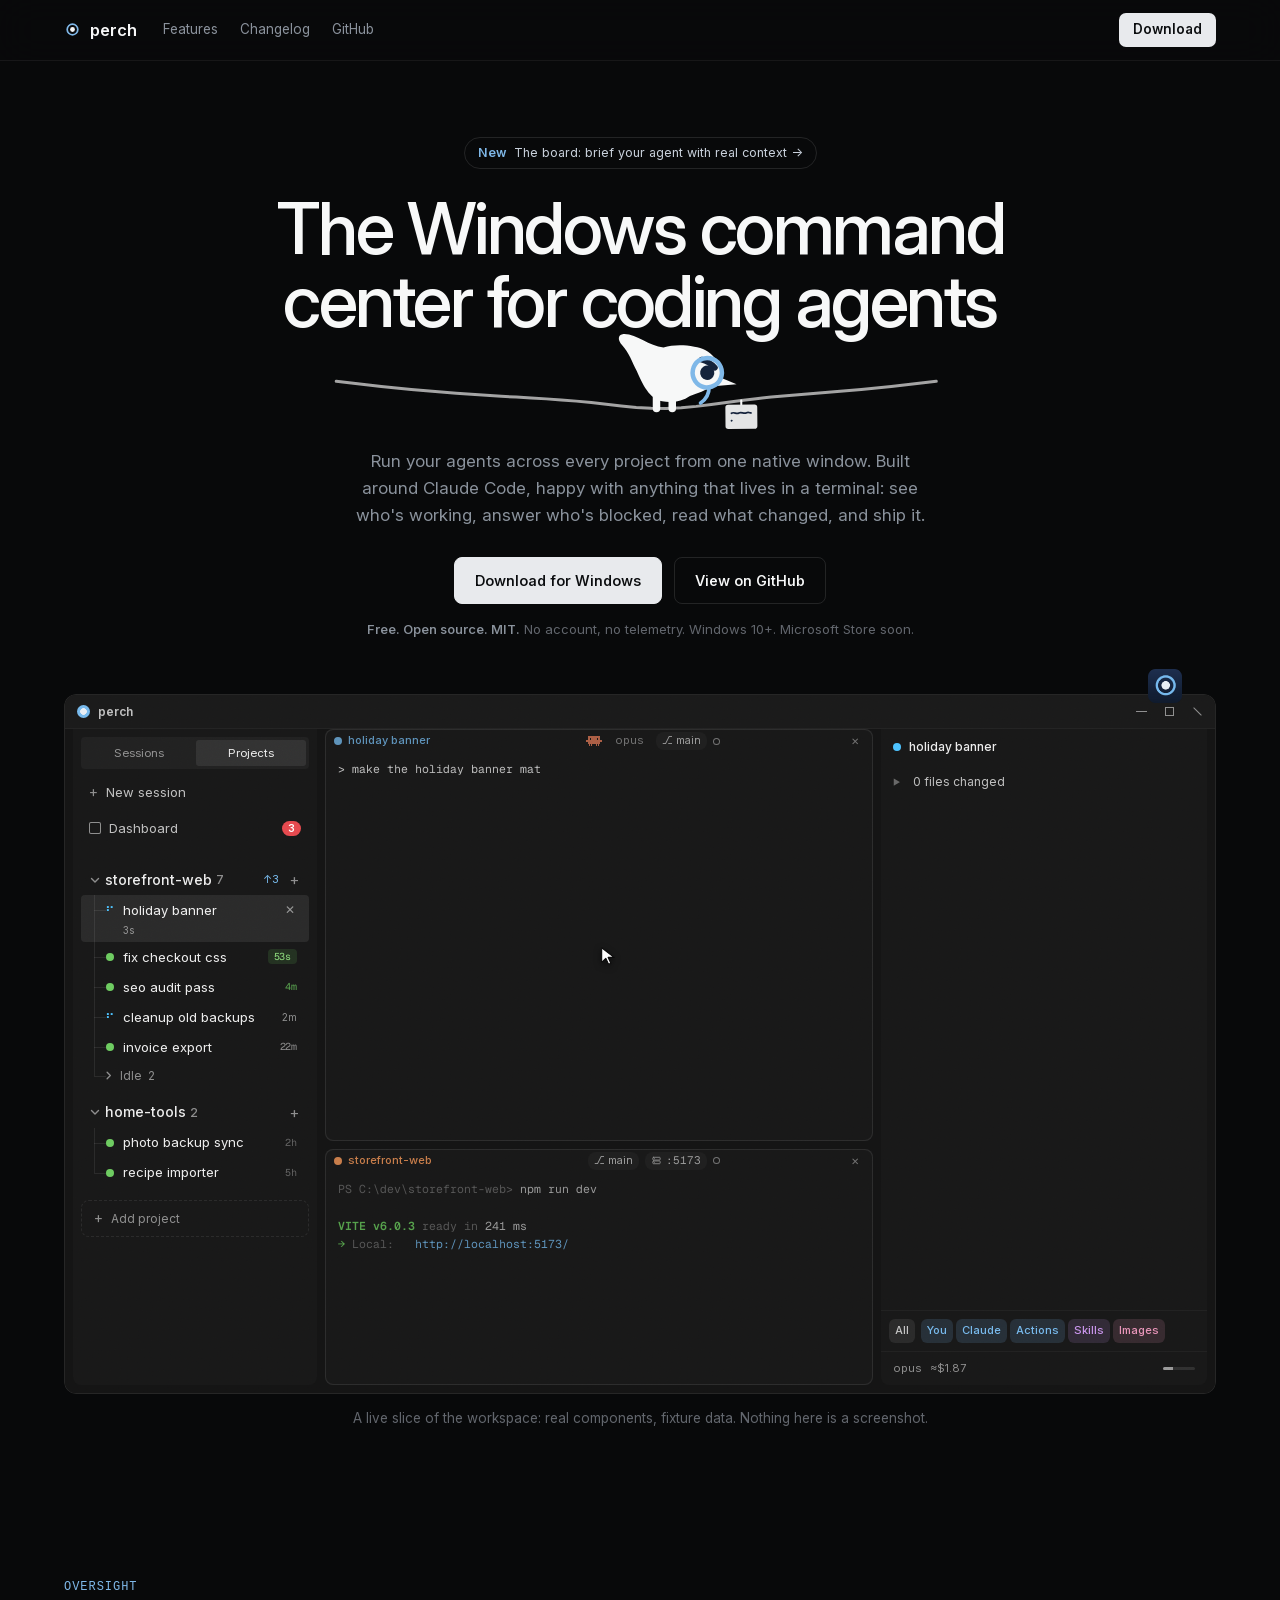
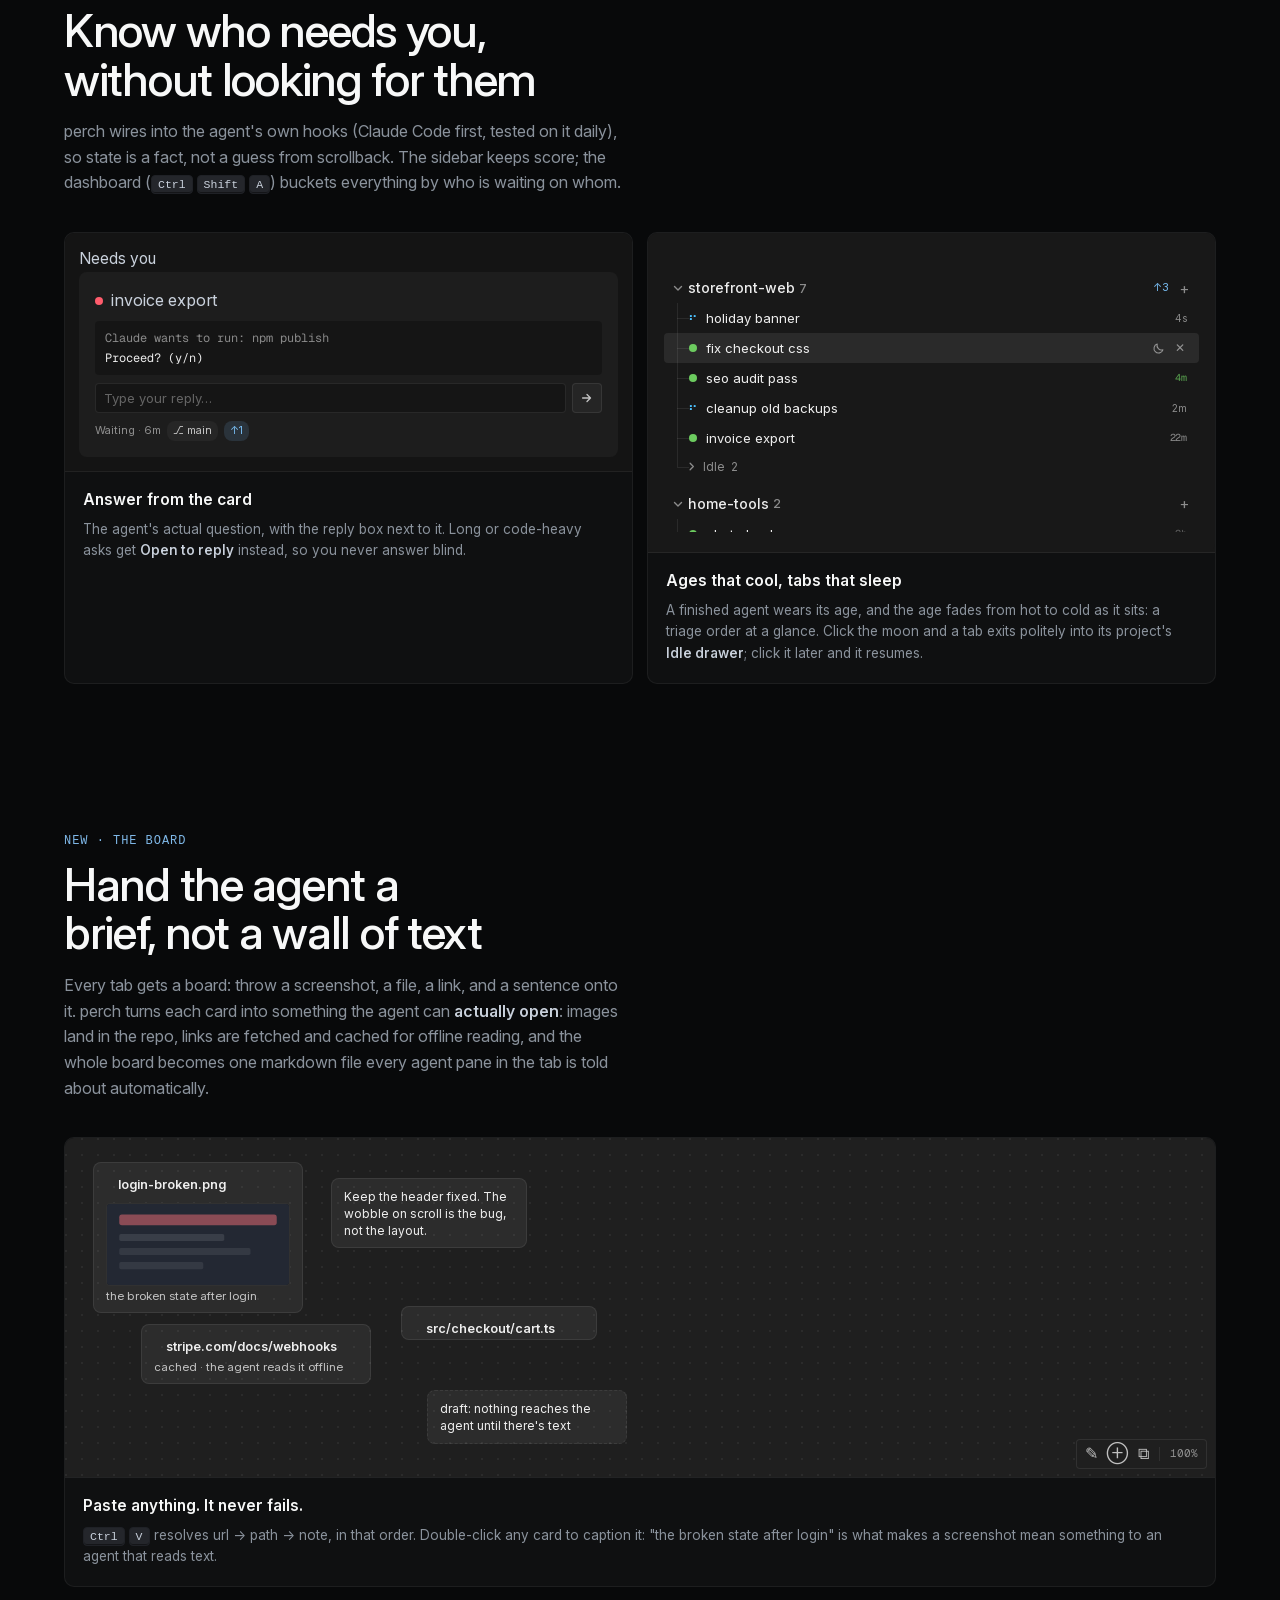
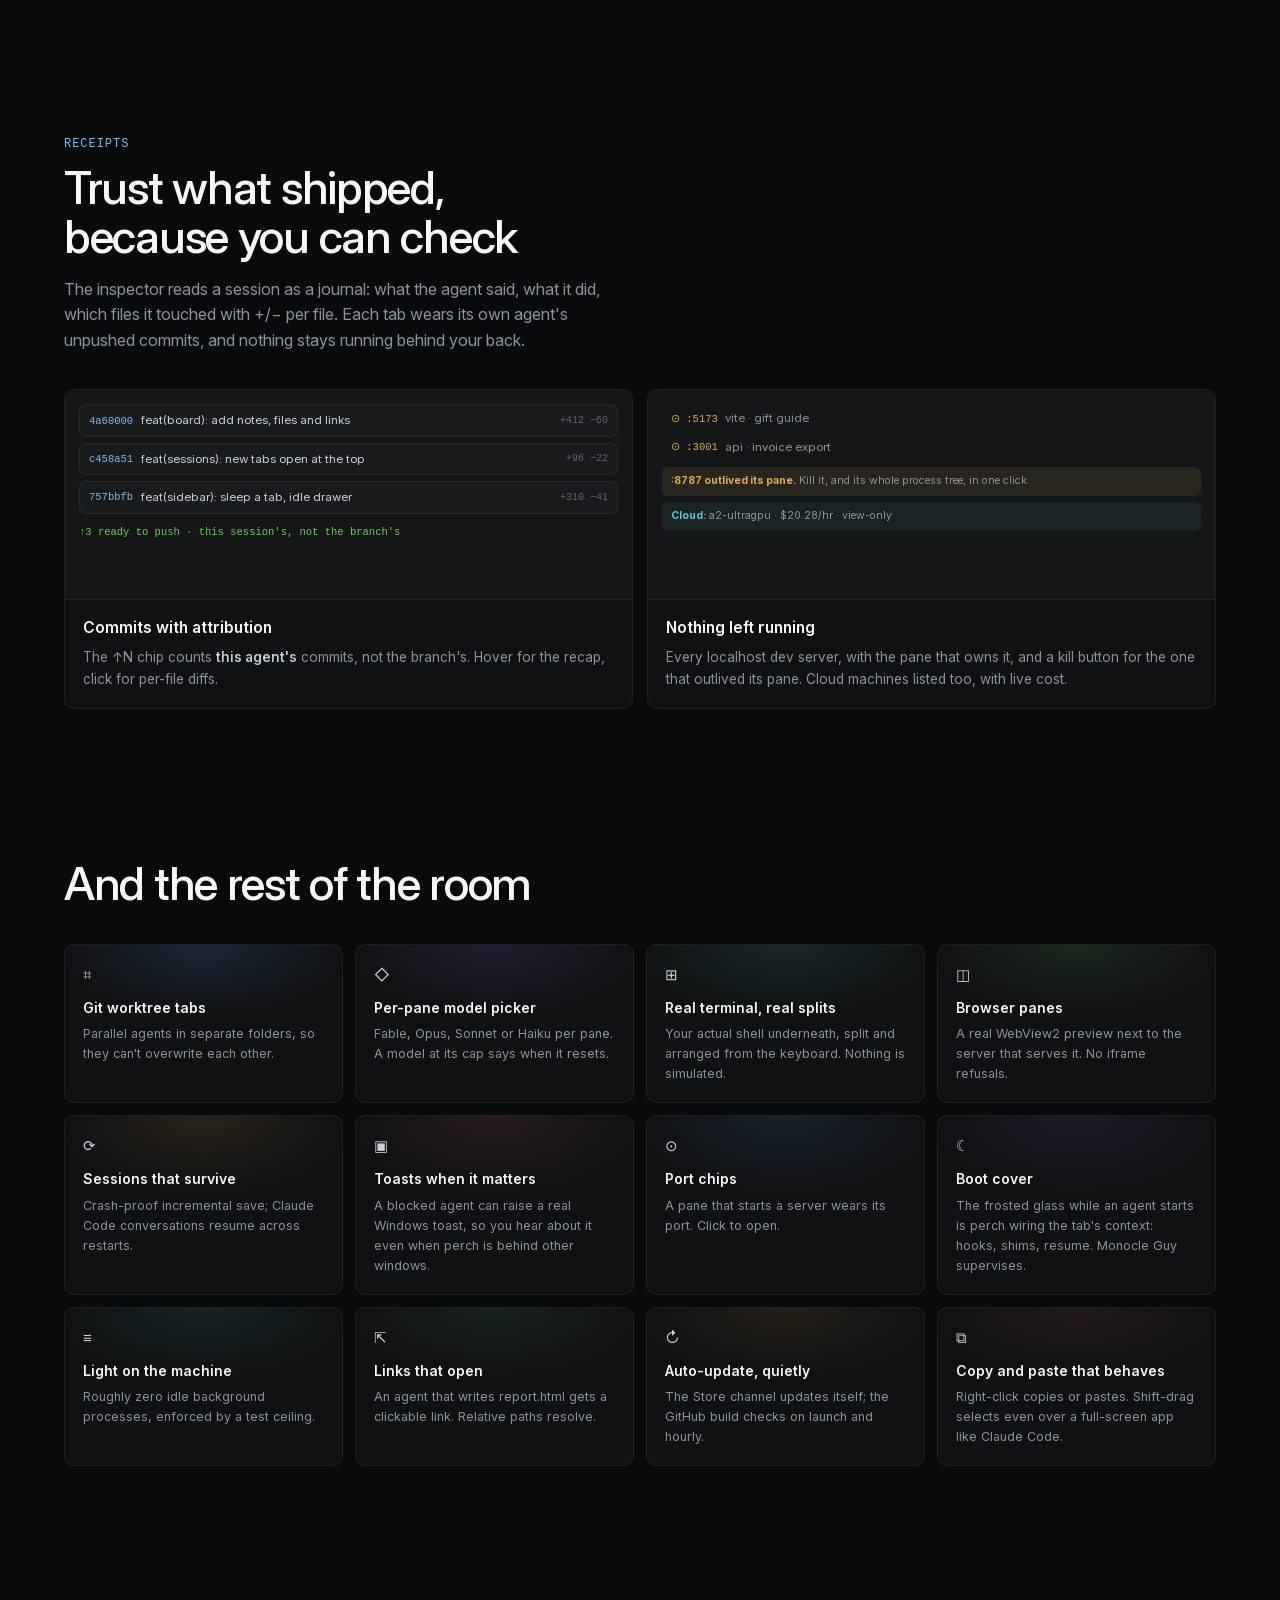
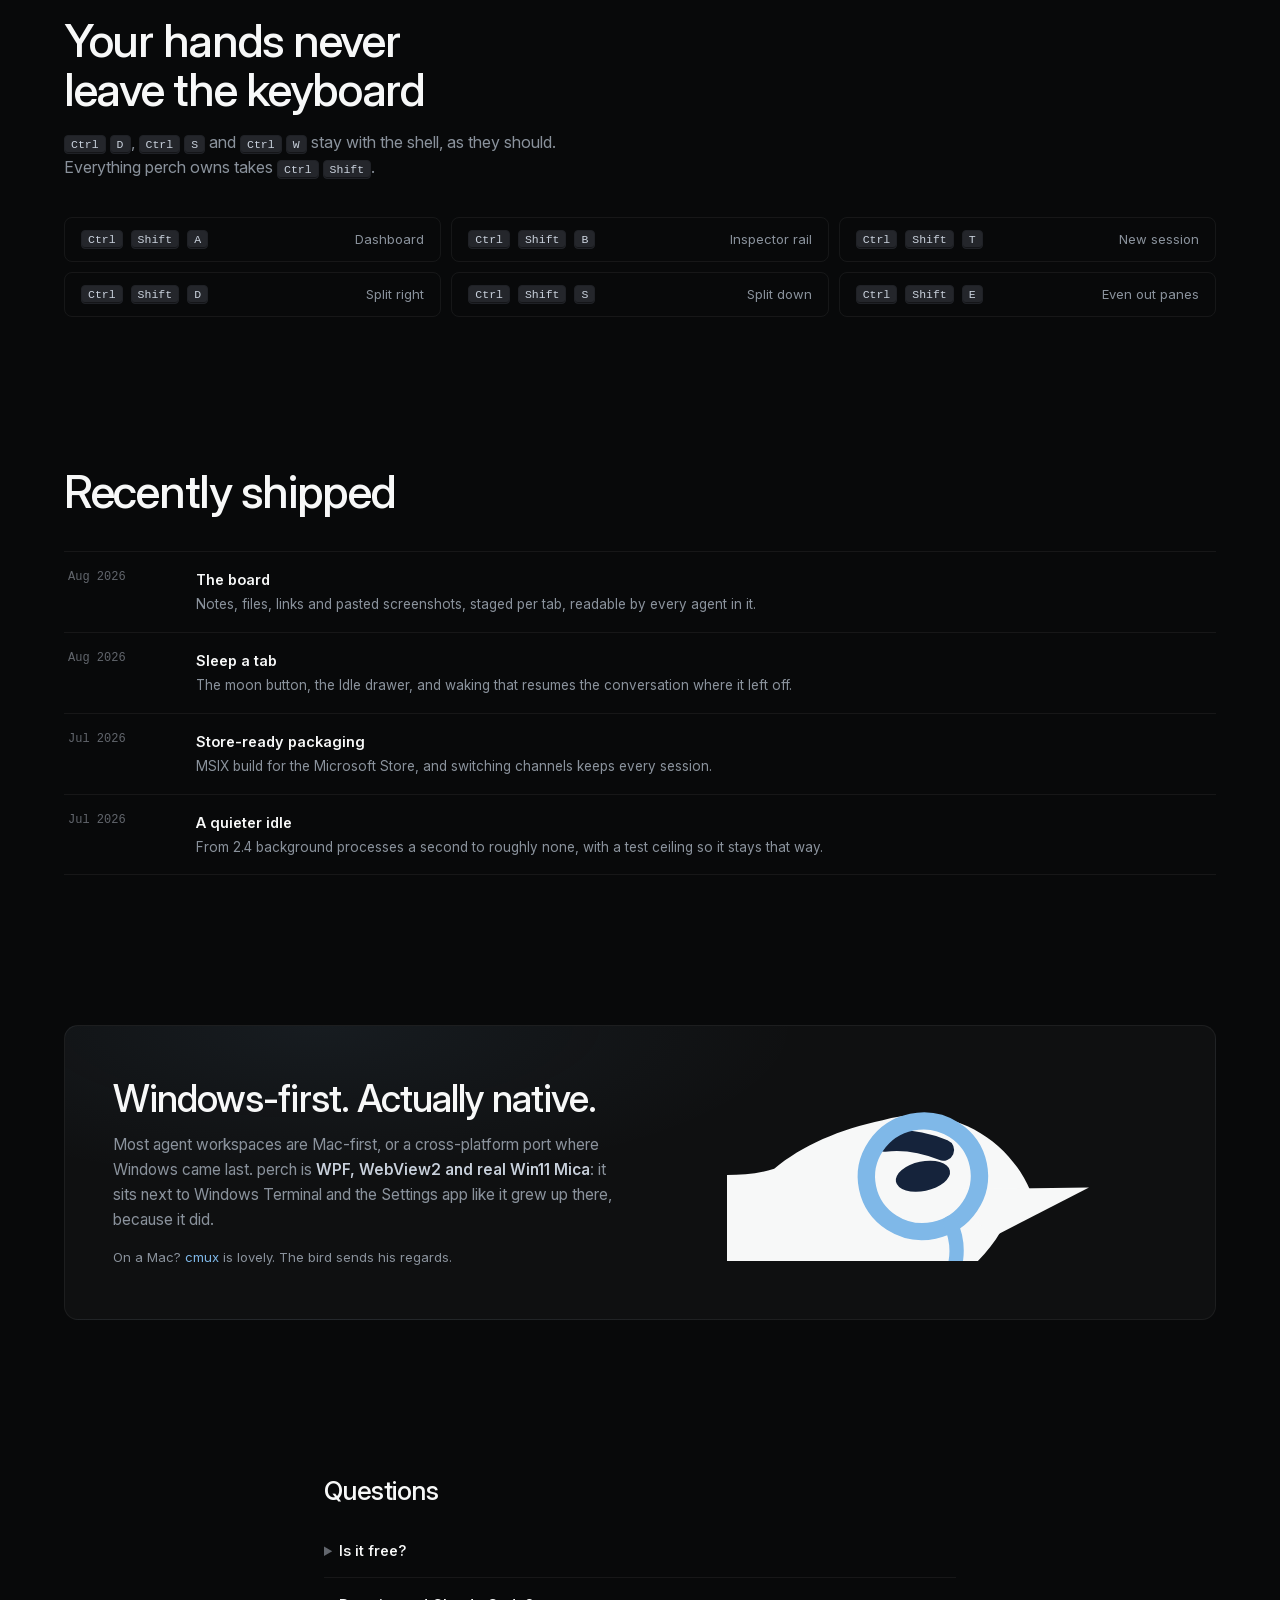
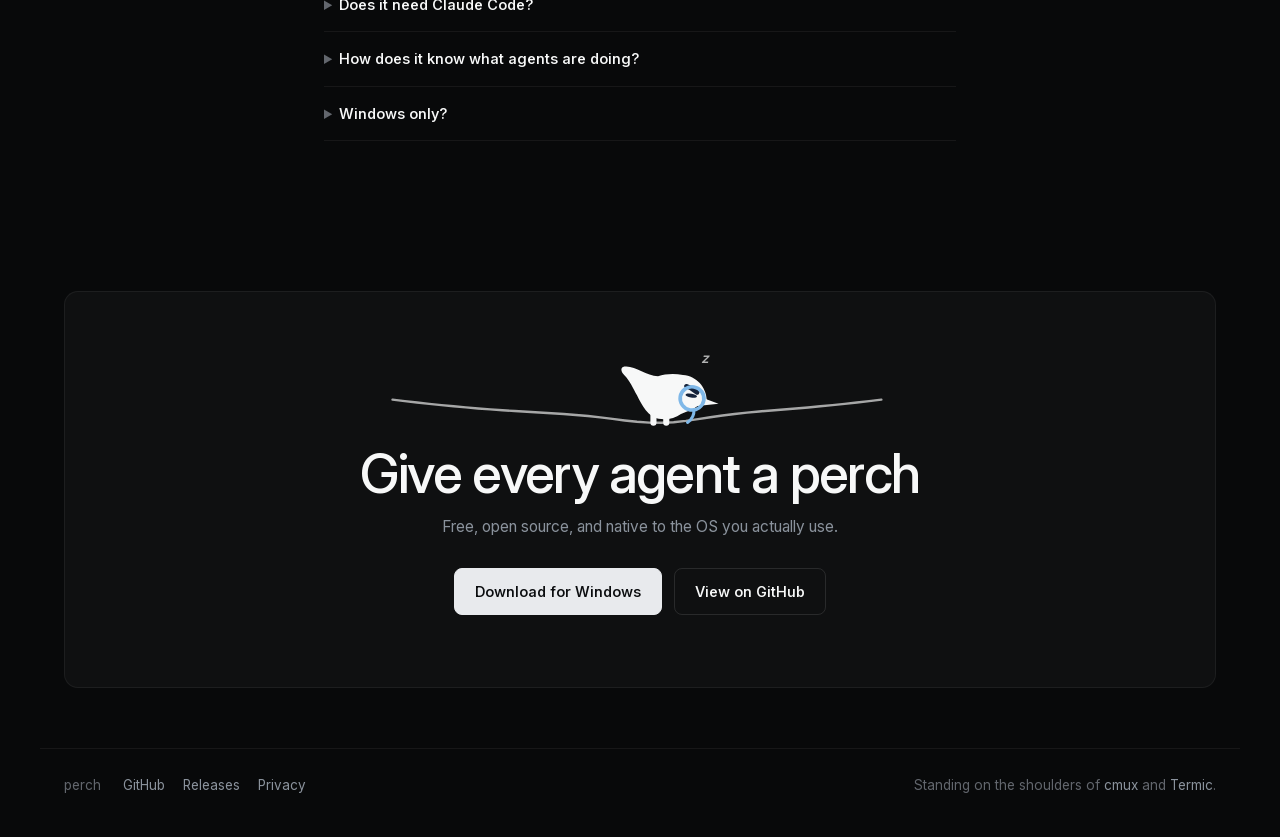
<file: index.html>
<!doctype html>
<html lang="en">
<head>
  <meta charset="utf-8" />
  <meta name="viewport" content="width=device-width, initial-scale=1" />
  <title>perch: the Windows command center for coding agents</title>
  <meta name="description" content="perch runs your coding agents (Claude Code first) across every project from one native Windows window: live state in the sidebar, a board for the brief, a journal of what changed, and a real terminal when you want your hands on it. Free and open source." />
  <link rel="canonical" href="https://buildwithperch.com/" />
  <meta property="og:title" content="perch: the Windows command center for coding agents" />
  <meta property="og:description" content="See who's working, answer who's blocked, read what changed, and ship it. Built Windows-first, native WPF + Win11 Mica." />
  <meta property="og:image" content="https://buildwithperch.com/media/workspace.png" />
  <meta property="og:url" content="https://buildwithperch.com/" />
  <meta property="og:type" content="website" />
  <meta name="twitter:card" content="summary_large_image" />
  <meta name="twitter:title" content="perch: the Windows command center for coding agents" />
  <meta name="twitter:description" content="See who's working, answer who's blocked, read what changed, and ship it. Built Windows-first." />
  <meta name="twitter:image" content="https://buildwithperch.com/media/workspace.png" />
  <link rel="icon" type="image/png" href="./perch-glyph.png" />
  <link rel="stylesheet" href="./app.css" />
</head>
<body>

<header class="nav">
  <div class="nav__in">
    <a class="nav__brand" href="./">
      <svg width="17" height="17" viewBox="0 0 24 24" aria-hidden="true">
        <circle cx="12" cy="12" r="7.5" fill="none" stroke="#7fb8e8" stroke-width="2.4"/>
        <circle cx="12" cy="12" r="3.4" fill="#f7f8f8"/>
      </svg>
      perch
    </a>
    <nav class="nav__links">
      <a href="#board">Features</a>
      <a href="#shipped">Changelog</a>
      <a href="https://github.com/JosephIris/perch-releases">GitHub</a>
    </nav>
    <div class="nav__cta">
      <a class="nav__get" href="#get">Download</a>
    </div>
  </div>
</header>

<main>

  <!-- ================= hero ================= -->
  <section class="hero">
    <a class="hero__chip" href="#board"><b>New</b> The board: brief your agent with real context →</a>
    <h1>The Windows command center for coding&nbsp;agents</h1>
    <!-- the rig: walks in, perches, takes notes, nods off. Click replays. -->
    <div class="hero__wire" id="rig-hero" title="Replay the routine"
         aria-label="Monocle Guy, the perch mascot, perched on a wire beneath the title"></div>
    <p class="hero__sub">
      Run your agents across every project from one native window. Built
      around Claude Code, happy with anything that lives in a terminal: see
      who's working, answer who's blocked, read what changed, and ship it.
    </p>
    <div class="hero__actions" id="get">
      <!-- TODO(store): when the Microsoft Store listing is live, make the
           Store badge the primary button here and in the closing CTA
           (apps.microsoft.com/detail/...), and demote this to secondary. -->
      <a class="btn btn--primary" href="https://github.com/JosephIris/perch-releases/releases/latest">
        Download for Windows
      </a>
      <a class="btn" href="https://github.com/JosephIris/perch-releases">View on GitHub</a>
    </div>
    <p class="hero__micro"><b>Free. Open source. MIT.</b> No account, no telemetry. Windows 10+. Microsoft Store soon.</p>
  </section>

  <!-- ================= hero product frame ================= -->
  <div class="frame-wrap">
    <!-- the bird (the real app icon) perches on the window like it's his -->
    <img class="frame-bird" src="./perch-glyph.png" width="34" height="34" alt="">
    <!-- the app's REAL workspace demo (auto-playing: cursor, typed prompt,
         streaming agent pane, live console, inspector filling in) -->
    <div class="frame-scroll"><div id="demo-workspace"></div></div>
    <p class="shot__caption">
      A live slice of the workspace: real components, fixture data. Nothing
      here is a screenshot.
    </p>
  </div>

  <!-- ================= 1: know ================= -->
  <section class="sect">
    <div class="sect__head">
      <p class="sect__eyebrow">Oversight</p>
      <h2>Know who needs you, without looking for them</h2>
      <p class="sect__sub">
        perch wires into the agent's own hooks (Claude Code first, tested on
        it daily), so state is a fact, not a guess from scrollback. The
        sidebar keeps score; the dashboard (<kbd>Ctrl</kbd> <kbd>Shift</kbd>
        <kbd>A</kbd>) buckets everything by who is waiting on whom.
      </p>
    </div>
    <div class="sect__cols">
      <div class="fcard">
        <!-- the dashboard's REAL card markup, painted by the app stylesheet -->
        <div class="fcard__stage fcard__stage--app">
          <div class="dash__group-label">Needs you</div>
          <div class="dash__grid" style="grid-template-columns: 1fr;">
            <div class="card">
              <div class="card__head">
                <span class="card__dot" data-state="permission"></span>
                <span class="card__title">invoice export</span>
                <span class="card__open">Open →</span>
              </div>
              <div class="card__wait">
                <div class="card__peek">
                  <div class="card__peek-line">Claude wants to run: npm publish</div>
                  <div class="card__peek-line card__peek-line--q">Proceed? (y/n)</div>
                </div>
                <div class="card__reply">
                  <input class="card__reply-input" type="text" placeholder="Type your reply…">
                  <button class="card__reply-send" aria-label="Send"><svg viewBox="0 0 16 16" width="14" height="14" fill="none" stroke="currentColor" stroke-width="1.5"><path d="M3 8h9M8 4l4 4-4 4" stroke-linecap="round" stroke-linejoin="round"/></svg></button>
                </div>
              </div>
              <div class="card__foot">
                <span class="card__activity">Waiting · 6m</span>
                <span class="chip">⎇ main</span>
                <span class="chip chip--ahead">↑1</span>
              </div>
            </div>
          </div>
        </div>
        <div class="fcard__text">
          <h3>Answer from the card</h3>
          <p>The agent's actual question, with the reply box next to it. Long or code-heavy asks get <b>Open to reply</b> instead, so you never answer blind.</p>
        </div>
      </div>
      <div class="fcard">
        <!-- the app's REAL Sidebar (projects mode), fixtures with a warmth
             spread, an Idle drawer, and the active row peeked so the moon
             shows -->
        <div class="fcard__stage fcard__stage--flush" style="height: 320px; background: var(--color-sidebar-surface);">
          <div id="demo-sidebar" style="height: 100%;"></div>
        </div>
        <div class="fcard__text">
          <h3>Ages that cool, tabs that sleep</h3>
          <p>A finished agent wears its age, and the age fades from hot to cold as it sits: a triage order at a glance. Click the moon and a tab exits politely into its project's <b>Idle drawer</b>; click it later and it resumes.</p>
        </div>
      </div>
    </div>
  </section>

  <!-- ================= 2: board ================= -->
  <section class="sect" id="board">
    <div class="sect__head">
      <p class="sect__eyebrow">New · The board</p>
      <h2>Hand the agent a brief, not a wall of text</h2>
      <p class="sect__sub">
        Every tab gets a board: throw a screenshot, a file, a link, and a
        sentence onto it. perch turns each card into something the agent can
        <b>actually open</b>: images land in the repo, links are fetched and
        cached for offline reading, and the whole board becomes one markdown
        file every agent pane in the tab is told about automatically.
      </p>
    </div>
    <div class="sect__cols">
      <div class="fcard" style="grid-column: 1 / -1;">
        <!-- the board's REAL surface + node markup, painted by the app stylesheet -->
        <div class="fcard__stage fcard__stage--flush" style="height: 340px;">
          <div class="board" style="border: none; border-radius: 0;">
            <div class="board__canvas">
              <div class="board-node board-node--image" style="left: 28px; top: 24px; width: 210px;">
                <div class="board-node__bar"><span class="board-node__title">login-broken.png</span><span class="board-node__spacer"></span></div>
                <div class="board-node__shot"><img class="board-node__img" alt=""
                  src="data:image/svg+xml,%3Csvg xmlns='http://www.w3.org/2000/svg' width='208' height='92'%3E%3Crect width='208' height='92' fill='%23232833'/%3E%3Crect x='14' y='12' width='180' height='12' rx='3' fill='%23de6871' opacity='0.55'/%3E%3Crect x='14' y='34' width='120' height='8' rx='2' fill='%23ffffff' opacity='0.10'/%3E%3Crect x='14' y='50' width='150' height='8' rx='2' fill='%23ffffff' opacity='0.08'/%3E%3Crect x='14' y='66' width='96' height='8' rx='2' fill='%23ffffff' opacity='0.08'/%3E%3C/svg%3E"></div>
                <div class="board-node__body">the broken state after login</div>
              </div>
              <div class="board-node board-node--note" style="left: 266px; top: 40px; width: 196px;">
                <div class="board-node__bar"><span class="board-node__spacer"></span></div>
                <div class="board-node__body">Keep the header fixed. The wobble on scroll is the bug, not the layout.</div>
              </div>
              <div class="board-node board-node--ref" style="left: 76px; top: 186px; width: 230px;">
                <div class="board-node__bar"><span class="board-node__title">stripe.com/docs/webhooks</span><span class="board-node__spacer"></span></div>
                <div class="board-node__body">cached · the agent reads it offline</div>
              </div>
              <div class="board-node board-node--file" style="left: 336px; top: 168px; width: 196px;">
                <div class="board-node__bar"><span class="board-node__title">src/checkout/cart.ts</span><span class="board-node__spacer"></span></div>
              </div>
              <div class="board-node board-node--note board-node--draft" style="left: 362px; top: 252px; width: 200px;">
                <div class="board-node__bar"><span class="board-node__spacer"></span></div>
                <div class="board-node__body">draft: nothing reaches the agent until there's text</div>
              </div>
            </div>
            <div class="board__tools">
              <button class="board__tool" title="Add note">✎</button>
              <button class="board__tool" title="Add file">⊕</button>
              <button class="board__tool" title="Add link">⧉</button>
              <span class="board__tools-sep"></span>
              <button class="board__pct" title="Reset view">100%</button>
            </div>
          </div>
        </div>
        <div class="fcard__text">
          <h3>Paste anything. It never fails.</h3>
          <p><kbd>Ctrl</kbd> <kbd>V</kbd> resolves url → path → note, in that order. Double-click any card to caption it: "the broken state after login" is what makes a screenshot mean something to an agent that reads text.</p>
        </div>
      </div>
    </div>
  </section>

  <!-- ================= 3: ship ================= -->
  <section class="sect">
    <div class="sect__head">
      <p class="sect__eyebrow">Receipts</p>
      <h2>Trust what shipped, because you can check</h2>
      <p class="sect__sub">
        The inspector reads a session as a journal: what the agent said, what
        it did, which files it touched with +/− per file. Each tab wears its
        own agent's unpushed commits, and nothing stays running behind your
        back.
      </p>
    </div>
    <div class="sect__cols">
      <div class="fcard">
        <div class="fcard__stage smini">
          <div class="smini__commit"><span class="smini__hash">4a60000</span><span class="smini__msg">feat(board): add notes, files and links</span><span class="smini__stat">+412 −60</span></div>
          <div class="smini__commit"><span class="smini__hash">c458a51</span><span class="smini__msg">feat(sessions): new tabs open at the top</span><span class="smini__stat">+96 −22</span></div>
          <div class="smini__commit"><span class="smini__hash">757bbfb</span><span class="smini__msg">feat(sidebar): sleep a tab, idle drawer</span><span class="smini__stat">+310 −41</span></div>
          <div class="smini__push">↑3 ready to push · this session's, not the branch's</div>
        </div>
        <div class="fcard__text">
          <h3>Commits with attribution</h3>
          <p>The ↑N chip counts <b>this agent's</b> commits, not the branch's. Hover for the recap, click for per-file diffs.</p>
        </div>
      </div>
      <div class="fcard">
        <div class="fcard__stage smini">
          <div class="smini__panelrow"><span class="mono">⊙ :5173</span> vite · gift guide</div>
          <div class="smini__panelrow"><span class="mono">⊙ :3001</span> api · invoice export</div>
          <div class="smini__warn"><b>:8787 outlived its pane.</b> Kill it, and its whole process tree, in one click.</div>
          <div class="smini__warn smini__warn--cloud"><b>Cloud:</b> a2-ultragpu · $20.28/hr · view-only</div>
        </div>
        <div class="fcard__text">
          <h3>Nothing left running</h3>
          <p>Every localhost dev server, with the pane that owns it, and a kill button for the one that outlived its pane. Cloud machines listed too, with live cost.</p>
        </div>
      </div>
    </div>
  </section>

  <!-- ================= what else ================= -->
  <section class="sect">
    <div class="sect__head">
      <h2>And the rest of the room</h2>
    </div>
    <div class="grid">
      <div class="gcell" style="--glow: rgba(76,125,196,0.24)">
        <span class="ic">⌗</span><h3>Git worktree tabs</h3>
        <p>Parallel agents in separate folders, so they can't overwrite each other.</p>
      </div>
      <div class="gcell" style="--glow: rgba(120,86,180,0.22)">
        <span class="ic">◇</span><h3>Per-pane model picker</h3>
        <p>Fable, Opus, Sonnet or Haiku per pane. A model at its cap says when it resets.</p>
      </div>
      <div class="gcell" style="--glow: rgba(70,160,150,0.2)">
        <span class="ic">⊞</span><h3>Real terminal, real splits</h3>
        <p>Your actual shell underneath, split and arranged from the keyboard. Nothing is simulated.</p>
      </div>
      <div class="gcell" style="--glow: rgba(90,150,90,0.2)">
        <span class="ic">◫</span><h3>Browser panes</h3>
        <p>A real WebView2 preview next to the server that serves it. No iframe refusals.</p>
      </div>
      <div class="gcell" style="--glow: rgba(180,140,80,0.18)">
        <span class="ic">⟳</span><h3>Sessions that survive</h3>
        <p>Crash-proof incremental save; Claude Code conversations resume across restarts.</p>
      </div>
      <div class="gcell" style="--glow: rgba(170,90,110,0.18)">
        <span class="ic">▣</span><h3>Toasts when it matters</h3>
        <p>A blocked agent can raise a real Windows toast, so you hear about it even when perch is behind other windows.</p>
      </div>
      <div class="gcell" style="--glow: rgba(76,125,196,0.18)">
        <span class="ic">⊙</span><h3>Port chips</h3>
        <p>A pane that starts a server wears its port. Click to open.</p>
      </div>
      <div class="gcell" style="--glow: rgba(120,86,180,0.16)">
        <span class="ic">☾</span><h3>Boot cover</h3>
        <p>The frosted glass while an agent starts is perch wiring the tab's context: hooks, shims, resume. Monocle Guy supervises.</p>
      </div>
      <div class="gcell" style="--glow: rgba(70,160,150,0.16)">
        <span class="ic">≡</span><h3>Light on the machine</h3>
        <p>Roughly zero idle background processes, enforced by a test ceiling.</p>
      </div>
      <div class="gcell" style="--glow: rgba(90,150,90,0.16)">
        <span class="ic">⇱</span><h3>Links that open</h3>
        <p>An agent that writes report.html gets a clickable link. Relative paths resolve.</p>
      </div>
      <div class="gcell" style="--glow: rgba(180,140,80,0.15)">
        <span class="ic">↻</span><h3>Auto-update, quietly</h3>
        <p>The Store channel updates itself; the GitHub build checks on launch and hourly.</p>
      </div>
      <div class="gcell" style="--glow: rgba(170,90,110,0.15)">
        <span class="ic">⧉</span><h3>Copy and paste that behaves</h3>
        <p>Right-click copies or pastes. Shift-drag selects even over a full-screen app like Claude Code.</p>
      </div>
    </div>
  </section>

  <!-- ================= keyboard ================= -->
  <section class="sect">
    <div class="sect__head">
      <h2>Your hands never leave the keyboard</h2>
      <p class="sect__sub"><kbd>Ctrl</kbd> <kbd>D</kbd>, <kbd>Ctrl</kbd> <kbd>S</kbd> and <kbd>Ctrl</kbd> <kbd>W</kbd> stay with the shell, as they should. Everything perch owns takes <kbd>Ctrl</kbd> <kbd>Shift</kbd>.</p>
    </div>
    <div class="keys">
      <div class="keys__row"><kbd>Ctrl</kbd><kbd>Shift</kbd><kbd>A</kbd><span class="what">Dashboard</span></div>
      <div class="keys__row"><kbd>Ctrl</kbd><kbd>Shift</kbd><kbd>B</kbd><span class="what">Inspector rail</span></div>
      <div class="keys__row"><kbd>Ctrl</kbd><kbd>Shift</kbd><kbd>T</kbd><span class="what">New session</span></div>
      <div class="keys__row"><kbd>Ctrl</kbd><kbd>Shift</kbd><kbd>D</kbd><span class="what">Split right</span></div>
      <div class="keys__row"><kbd>Ctrl</kbd><kbd>Shift</kbd><kbd>S</kbd><span class="what">Split down</span></div>
      <div class="keys__row"><kbd>Ctrl</kbd><kbd>Shift</kbd><kbd>E</kbd><span class="what">Even out panes</span></div>
    </div>
  </section>

  <!-- ================= changelog ================= -->
  <section class="sect" id="shipped">
    <div class="sect__head">
      <h2>Recently shipped</h2>
    </div>
    <div class="log">
      <div class="log__row">
        <span class="log__date">Aug 2026</span>
        <div><h3>The board</h3><p>Notes, files, links and pasted screenshots, staged per tab, readable by every agent in it.</p></div>
      </div>
      <div class="log__row">
        <span class="log__date">Aug 2026</span>
        <div><h3>Sleep a tab</h3><p>The moon button, the Idle drawer, and waking that resumes the conversation where it left off.</p></div>
      </div>
      <div class="log__row">
        <span class="log__date">Jul 2026</span>
        <div><h3>Store-ready packaging</h3><p>MSIX build for the Microsoft Store, and switching channels keeps every session.</p></div>
      </div>
      <div class="log__row">
        <span class="log__date">Jul 2026</span>
        <div><h3>A quieter idle</h3><p>From 2.4 background processes a second to roughly none, with a test ceiling so it stays that way.</p></div>
      </div>
    </div>
  </section>

  <!-- ================= windows band ================= -->
  <section class="win">
    <div class="win__band">
      <div class="win__copy">
        <h2>Windows-first. Actually native.</h2>
        <p>
          Most agent workspaces are Mac-first, or a cross-platform port where
          Windows came last. perch is <b>WPF, WebView2 and real Win11 Mica</b>:
          it sits next to Windows Terminal and the Settings app like it grew
          up there, because it did.
        </p>
        <p class="win__mac">On a Mac? <a href="https://cmux.com">cmux</a> is lovely. The bird sends his regards.</p>
      </div>
      <!-- the apple-scene rig: whistle, triple-take, blasted monocle,
           crash zoom, trot-off. Loops at 9s. -->
      <div class="win__stage" id="rig-apple" aria-hidden="true"></div>
    </div>
  </section>

  <!-- ================= faq ================= -->
  <section class="faq">
    <h2>Questions</h2>
    <details>
      <summary>Is it free?</summary>
      <p>Yes. MIT licensed, source on GitHub, no account, no telemetry decisions to agonize over.</p>
    </details>
    <details>
      <summary>Does it need Claude Code?</summary>
      <p>No. perch is designed around Claude Code and tested on it daily, so that's where it shines brightest, but any terminal agent runs happily in a pane. Codex ships with the same wrapper, and a plain shell is always a pane away.</p>
    </details>
    <details>
      <summary>How does it know what agents are doing?</summary>
      <p>A bundled perch CLI plus Claude Code hooks: the agent tells its pane what's happening. Nothing scrapes terminal output, and nothing leaves your machine.</p>
    </details>
    <details>
      <summary>Windows only?</summary>
      <p>Yes, Windows 10 and up, with proper Win11 polish. On a Mac, <a href="https://cmux.com">cmux</a> has you covered.</p>
    </details>
  </section>

  <!-- ================= cta ================= -->
  <section class="cta">
    <div class="cta__band">
      <!-- second run of the wire routine, bookending the page -->
      <div class="cta__wire" id="rig-cta" title="Replay the routine" aria-hidden="true"></div>
      <h2>Give every agent a perch</h2>
      <p>Free, open source, and native to the OS you actually use.</p>
      <div class="hero__actions">
        <a class="btn btn--primary" href="https://github.com/JosephIris/perch-releases/releases/latest">
          Download for Windows
        </a>
        <a class="btn" href="https://github.com/JosephIris/perch-releases">View on GitHub</a>
      </div>
    </div>
  </section>

  <footer class="footer">
    <span>perch</span>
    <nav>
      <a href="https://github.com/JosephIris/perch-releases">GitHub</a>
      <a href="https://github.com/JosephIris/perch-releases/releases">Releases</a>
      <a href="./privacy">Privacy</a>
    </nav>
    <span class="footer__credit">
      Standing on the shoulders of
      <a href="https://github.com/manaflow-ai/cmux">cmux</a> and
      <a href="https://github.com/simion/termic">Termic</a>.
    </span>
  </footer>

</main>
<script src="./app.js"></script>
</body>
</html>
</file>
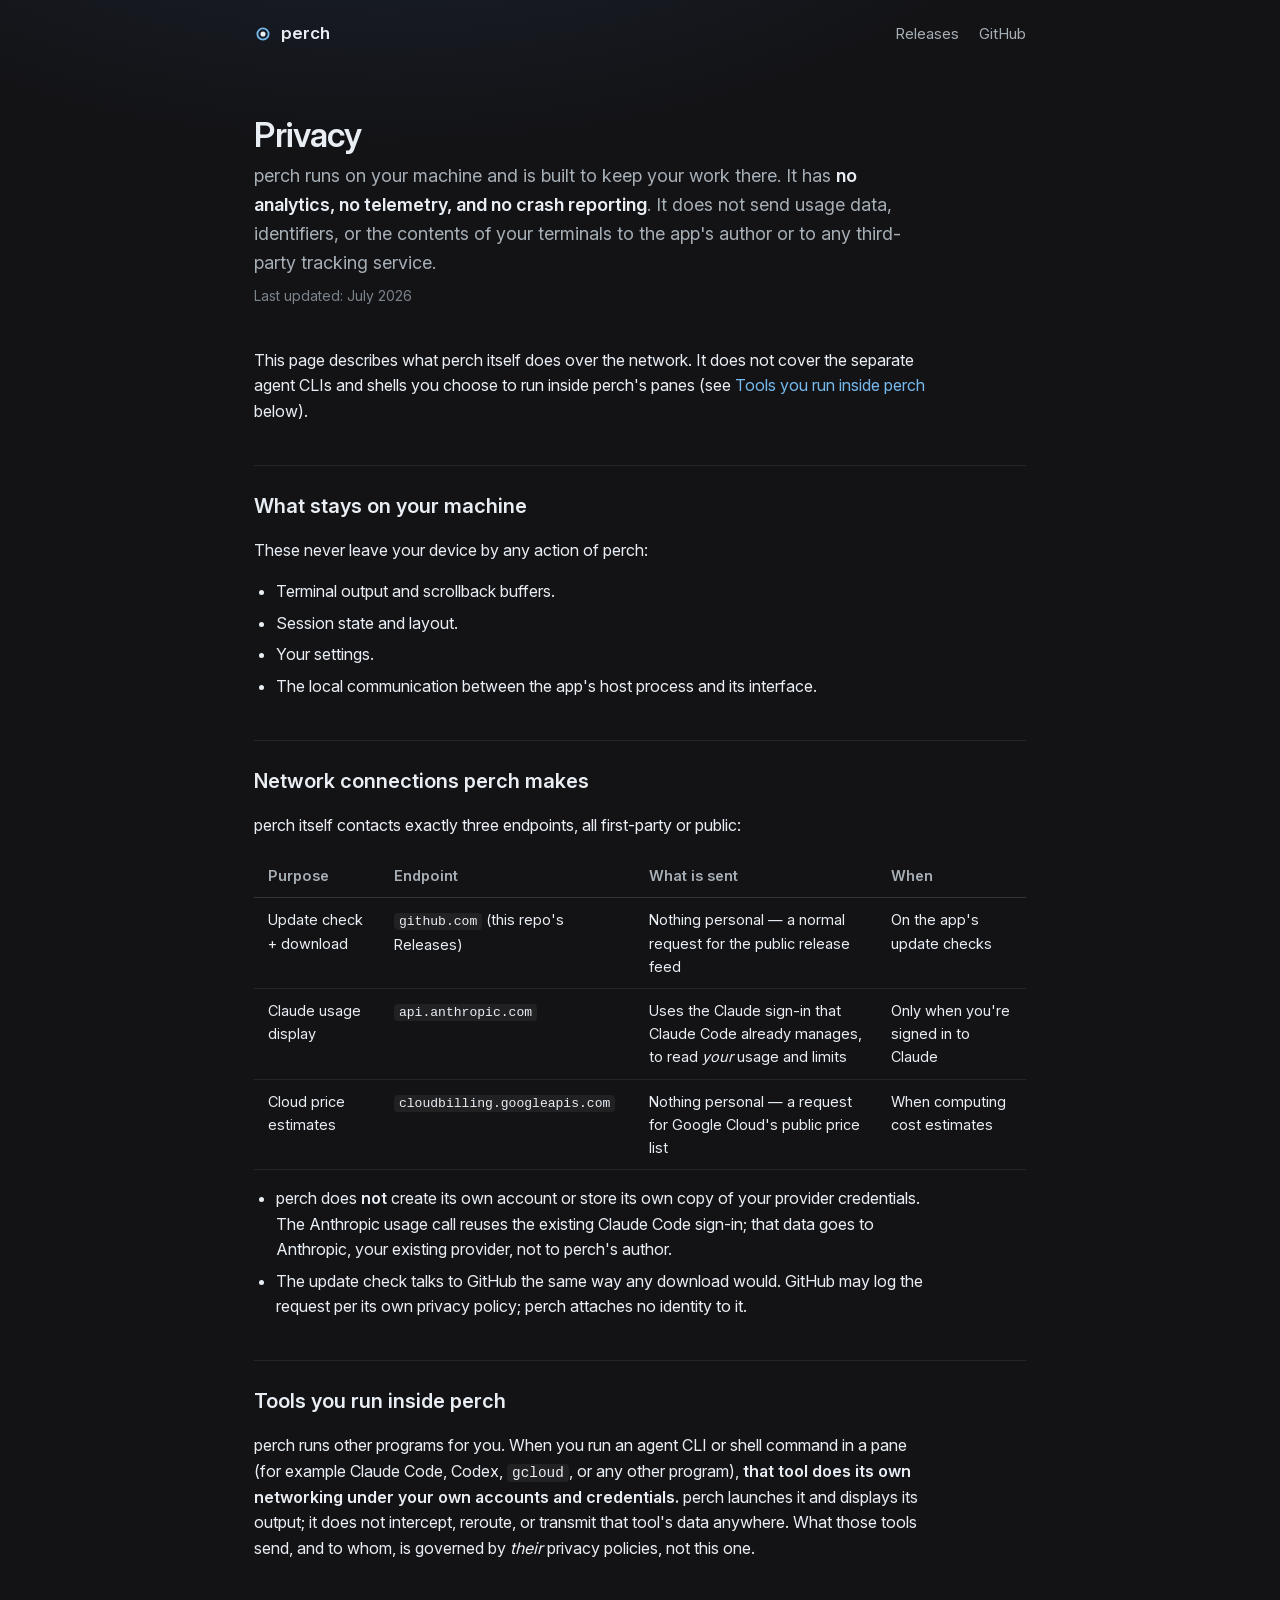
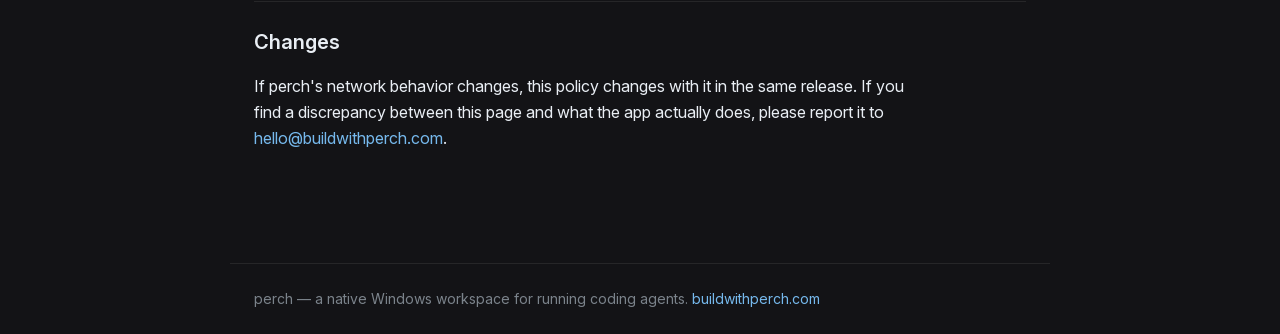
<file: privacy.html>
<!doctype html>
<html lang="en">
<head>
  <meta charset="utf-8" />
  <meta name="viewport" content="width=device-width, initial-scale=1" />
  <title>Privacy — perch</title>
  <meta name="description" content="perch runs on your machine and keeps your work there: no analytics, no telemetry, no crash reporting. This page describes exactly what perch does over the network." />
  <link rel="canonical" href="https://buildwithperch.com/privacy" />
  <meta name="robots" content="index" />
  <link rel="icon" type="image/png" href="/perch-glyph.png" />
  <style>
    @font-face {
      font-family: "Inter Variable";
      src: url("/fonts/InterVariable.woff2") format("woff2-variations");
      font-weight: 100 900;
      font-display: swap;
    }
    :root {
      --ground: #131316;
      --card: #1b1d21;
      --ink: #e9eef4;
      --ink-dim: #a6aeb6;
      --ink-faint: #7b838b;
      --accent: #76B9ED;
      --line: rgba(255, 255, 255, 0.08);
      --font-text: "Inter Variable", "Segoe UI Variable Text", "Segoe UI", sans-serif;
    }
    * { box-sizing: border-box; }
    html { background: var(--ground); }
    body {
      margin: 0;
      min-height: 100vh;
      background:
        radial-gradient(1200px 640px at 30% -12%, #1b2534 0%, transparent 60%),
        var(--ground);
      color: var(--ink);
      font-family: var(--font-text);
      font-size: 16px;
      line-height: 1.6;
      -webkit-font-smoothing: antialiased;
    }
    a { color: var(--accent); text-decoration: none; }
    a:hover { text-decoration: underline; }
    a:focus-visible {
      outline: 2px solid var(--accent);
      outline-offset: 2px;
      border-radius: 4px;
    }

    .nav {
      max-width: 820px;
      margin: 0 auto;
      padding: 20px 24px;
      display: flex;
      align-items: center;
      gap: 16px;
    }
    .nav__brand {
      display: inline-flex;
      align-items: center;
      gap: 9px;
      font-weight: 600;
      font-size: 17px;
      color: var(--ink);
    }
    .nav__brand:hover { text-decoration: none; }
    .nav__links { margin-left: auto; display: flex; gap: 20px; }
    .nav__links a { color: var(--ink-dim); font-size: 15px; }

    main {
      max-width: 820px;
      margin: 0 auto;
      padding: 24px 24px 96px;
    }
    h1 {
      font-size: 34px;
      line-height: 1.15;
      font-weight: 600;
      letter-spacing: -0.01em;
      margin: 24px 0 8px;
    }
    .lead { color: var(--ink-dim); font-size: 18px; margin: 0 0 8px; max-width: 62ch; }
    .updated { color: var(--ink-faint); font-size: 14px; margin: 0 0 40px; }
    h2 {
      font-size: 20px;
      font-weight: 600;
      margin: 40px 0 12px;
      padding-top: 24px;
      border-top: 1px solid var(--line);
    }
    p { max-width: 68ch; }
    ul { max-width: 68ch; padding-left: 22px; }
    li { margin: 6px 0; }
    strong { color: var(--ink); font-weight: 600; }
    code {
      font-family: "Cascadia Mono", Consolas, ui-monospace, monospace;
      font-size: 0.9em;
      background: rgba(255, 255, 255, 0.06);
      padding: 1px 5px;
      border-radius: 4px;
    }

    .table-wrap { overflow-x: auto; margin: 16px 0; }
    table {
      border-collapse: collapse;
      width: 100%;
      min-width: 560px;
      font-size: 14.5px;
    }
    th, td {
      text-align: left;
      vertical-align: top;
      padding: 10px 14px;
      border-bottom: 1px solid var(--line);
    }
    thead th {
      color: var(--ink-dim);
      font-weight: 600;
      border-bottom: 1px solid rgba(255, 255, 255, 0.14);
    }
    td code { white-space: nowrap; }

    footer {
      max-width: 820px;
      margin: 0 auto;
      padding: 24px;
      color: var(--ink-faint);
      font-size: 14px;
      border-top: 1px solid var(--line);
    }
  </style>
</head>
<body>
  <header class="nav">
    <a class="nav__brand" href="/">
      <svg width="18" height="18" viewBox="0 0 24 24" aria-hidden="true">
        <circle cx="12" cy="12" r="7.5" fill="none" stroke="#76B9ED" stroke-width="2.4"/>
        <circle cx="12" cy="12" r="3.4" fill="#e9eef4"/>
      </svg>
      perch
    </a>
    <nav class="nav__links">
      <a href="https://github.com/JosephIris/perch-releases/releases">Releases</a>
      <a href="https://github.com/JosephIris/perch-releases">GitHub</a>
    </nav>
  </header>

  <main>
    <h1>Privacy</h1>
    <p class="lead">
      perch runs on your machine and is built to keep your work there. It has
      <strong>no analytics, no telemetry, and no crash reporting</strong>. It does
      not send usage data, identifiers, or the contents of your terminals to the
      app's author or to any third-party tracking service.
    </p>
    <p class="updated">Last updated: July 2026</p>

    <p>
      This page describes what perch itself does over the network. It does not
      cover the separate agent CLIs and shells you choose to run inside perch's
      panes (see <a href="#tools">Tools you run inside perch</a> below).
    </p>

    <h2>What stays on your machine</h2>
    <p>These never leave your device by any action of perch:</p>
    <ul>
      <li>Terminal output and scrollback buffers.</li>
      <li>Session state and layout.</li>
      <li>Your settings.</li>
      <li>The local communication between the app's host process and its interface.</li>
    </ul>

    <h2>Network connections perch makes</h2>
    <p>perch itself contacts exactly three endpoints, all first-party or public:</p>
    <div class="table-wrap">
      <table>
        <thead>
          <tr><th>Purpose</th><th>Endpoint</th><th>What is sent</th><th>When</th></tr>
        </thead>
        <tbody>
          <tr>
            <td>Update check + download</td>
            <td><code>github.com</code> (this repo's Releases)</td>
            <td>Nothing personal — a normal request for the public release feed</td>
            <td>On the app's update checks</td>
          </tr>
          <tr>
            <td>Claude usage display</td>
            <td><code>api.anthropic.com</code></td>
            <td>Uses the Claude sign-in that Claude Code already manages, to read <em>your</em> usage and limits</td>
            <td>Only when you're signed in to Claude</td>
          </tr>
          <tr>
            <td>Cloud price estimates</td>
            <td><code>cloudbilling.googleapis.com</code></td>
            <td>Nothing personal — a request for Google Cloud's public price list</td>
            <td>When computing cost estimates</td>
          </tr>
        </tbody>
      </table>
    </div>
    <ul>
      <li>
        perch does <strong>not</strong> create its own account or store its own
        copy of your provider credentials. The Anthropic usage call reuses the
        existing Claude Code sign-in; that data goes to Anthropic, your existing
        provider, not to perch's author.
      </li>
      <li>
        The update check talks to GitHub the same way any download would. GitHub
        may log the request per its own privacy policy; perch attaches no
        identity to it.
      </li>
    </ul>

    <h2 id="tools">Tools you run inside perch</h2>
    <p>
      perch runs other programs for you. When you run an agent CLI or shell
      command in a pane (for example Claude Code, Codex, <code>gcloud</code>, or
      any other program), <strong>that tool does its own networking under your
      own accounts and credentials.</strong> perch launches it and displays its
      output; it does not intercept, reroute, or transmit that tool's data
      anywhere. What those tools send, and to whom, is governed by <em>their</em>
      privacy policies, not this one.
    </p>

    <h2>Changes</h2>
    <p>
      If perch's network behavior changes, this policy changes with it in the
      same release. If you find a discrepancy between this page and what the app
      actually does, please report it to
      <a href="mailto:hello@buildwithperch.com">hello@buildwithperch.com</a>.
    </p>
  </main>

  <footer>
    perch — a native Windows workspace for running coding agents.
    <a href="/">buildwithperch.com</a>
  </footer>
</body>
</html>
</file>
